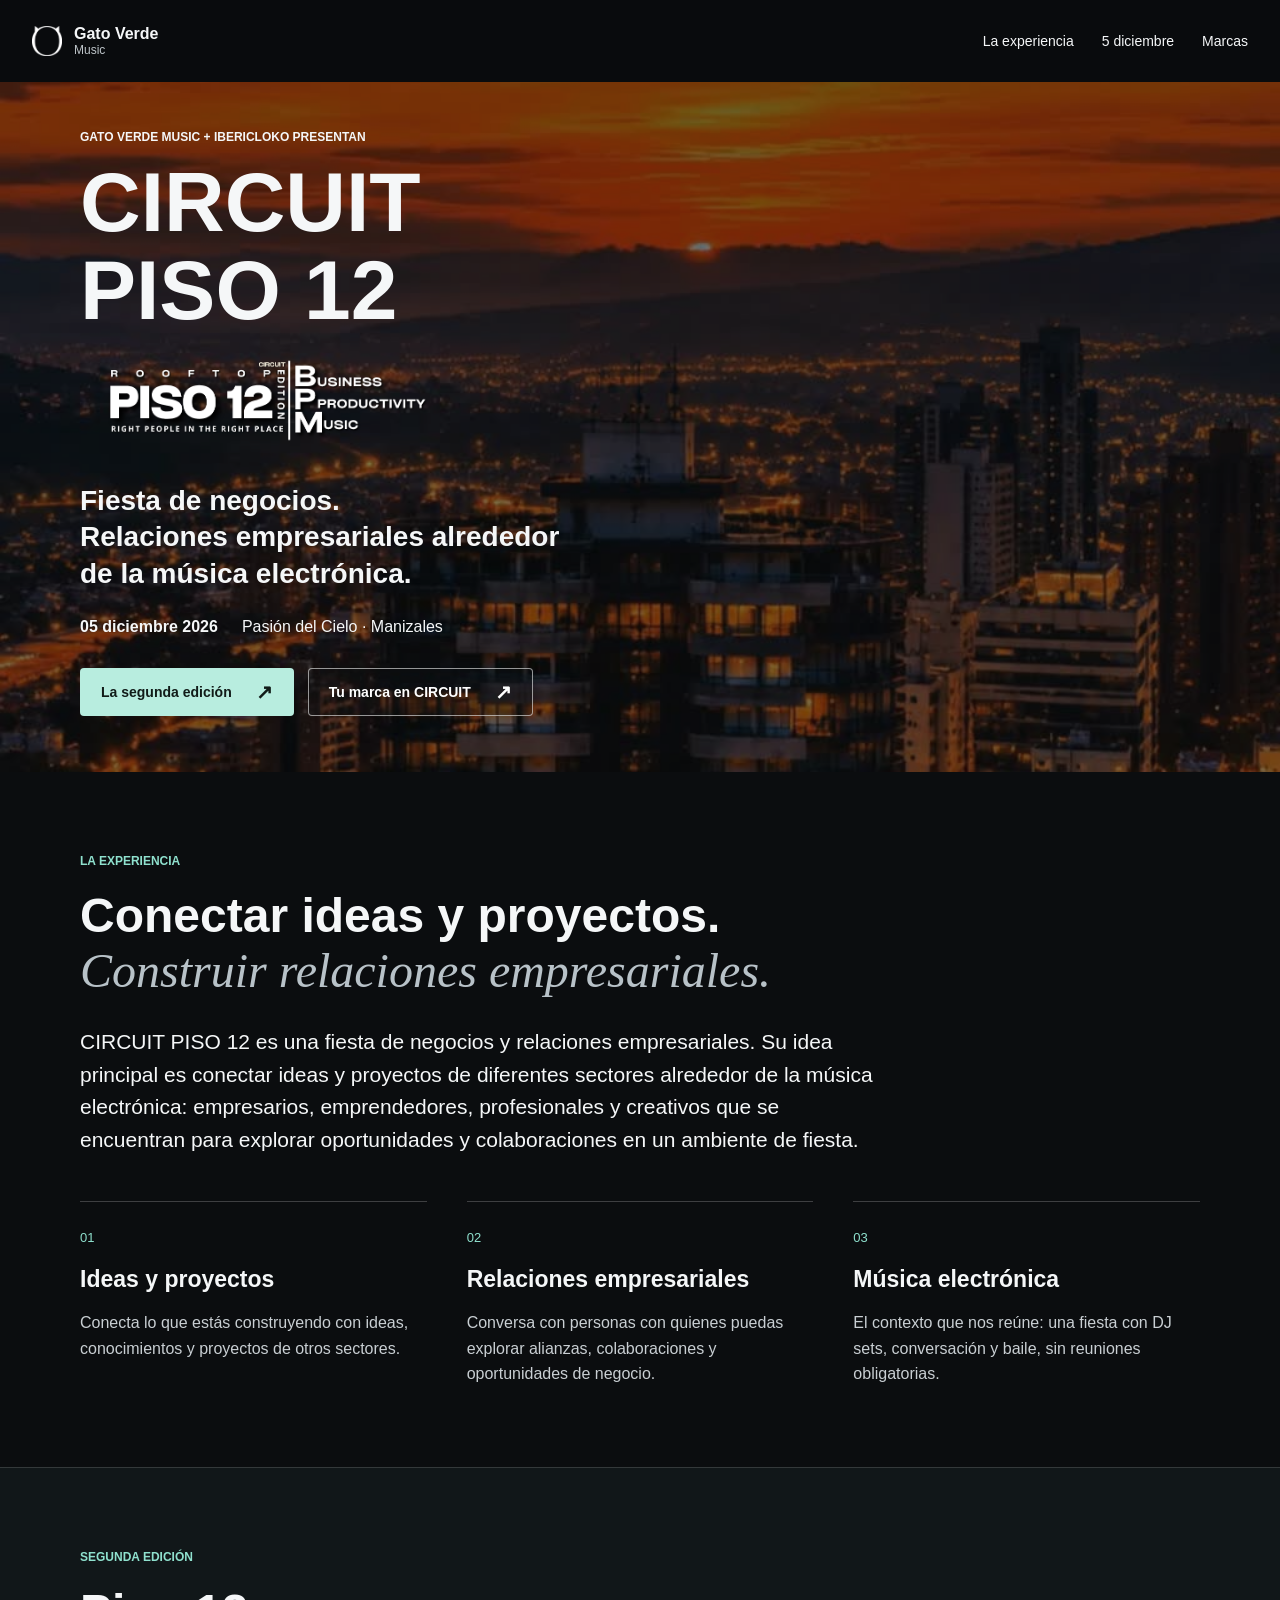
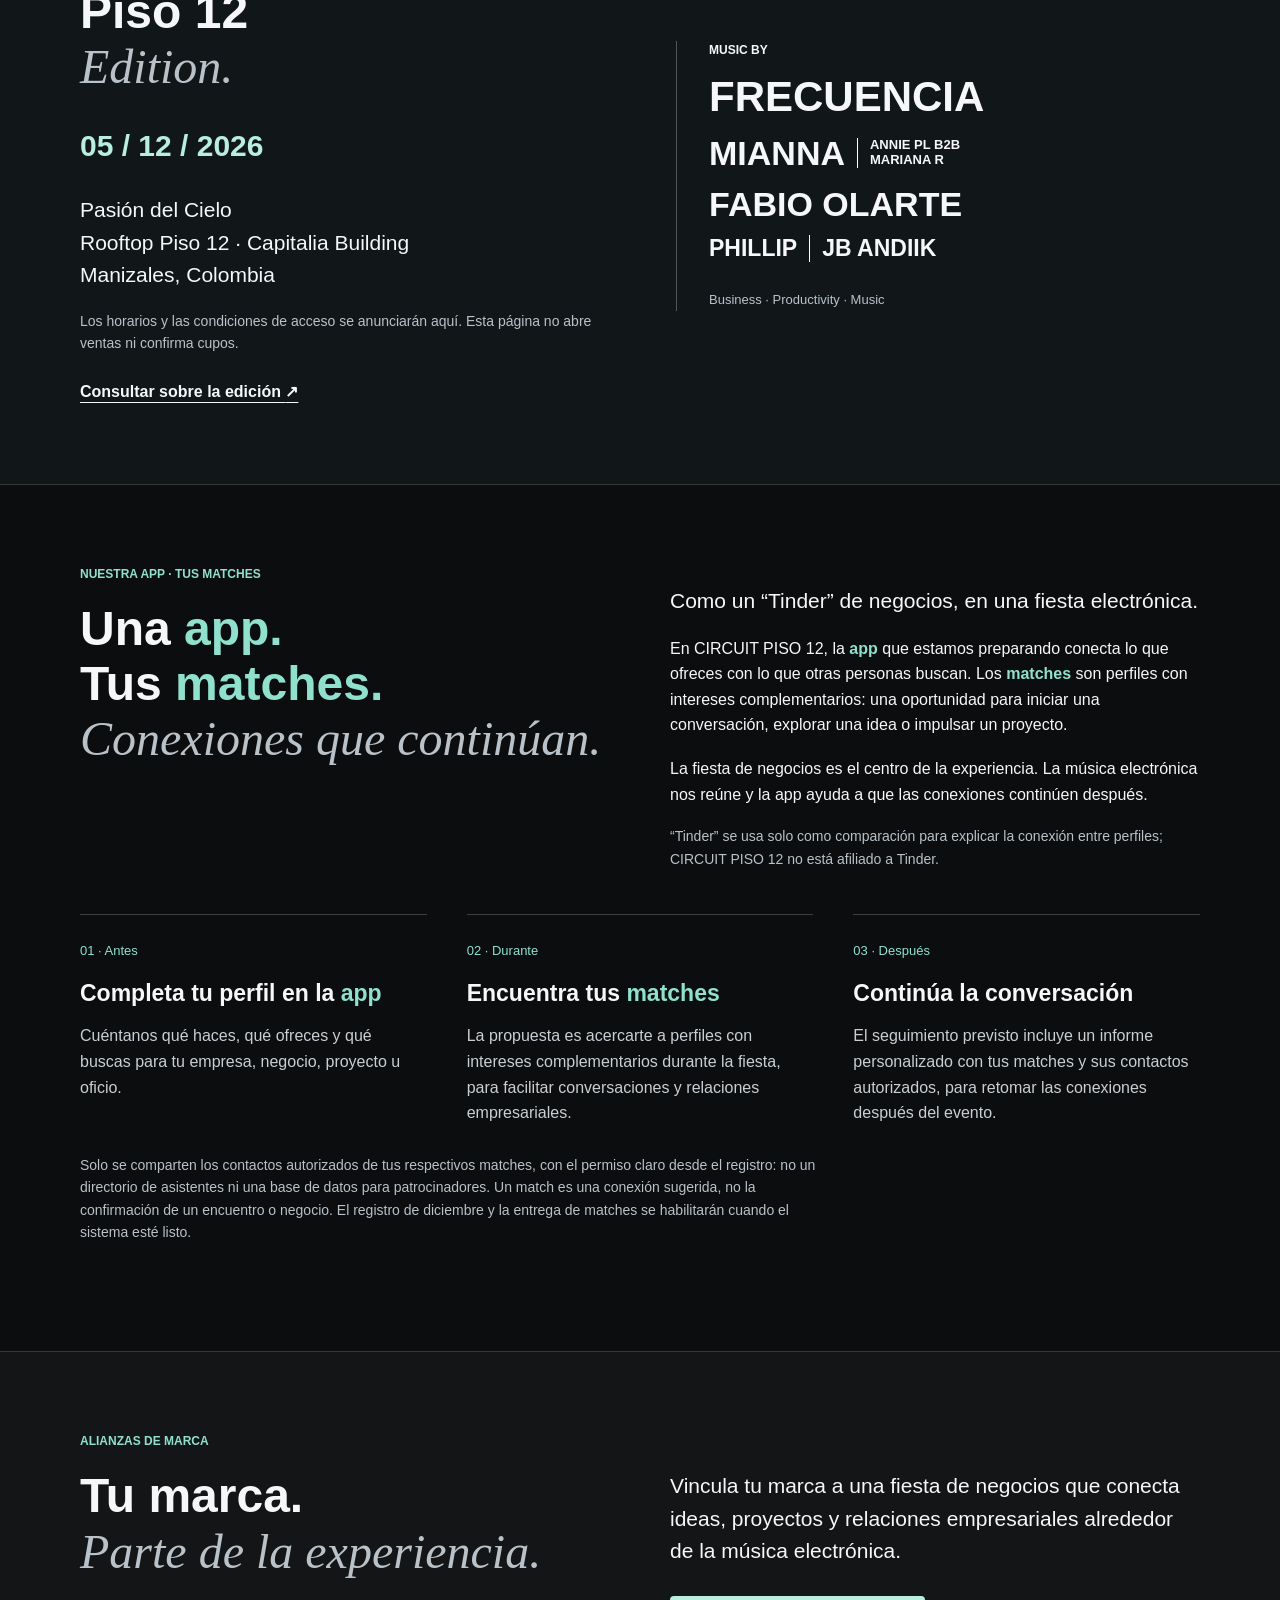
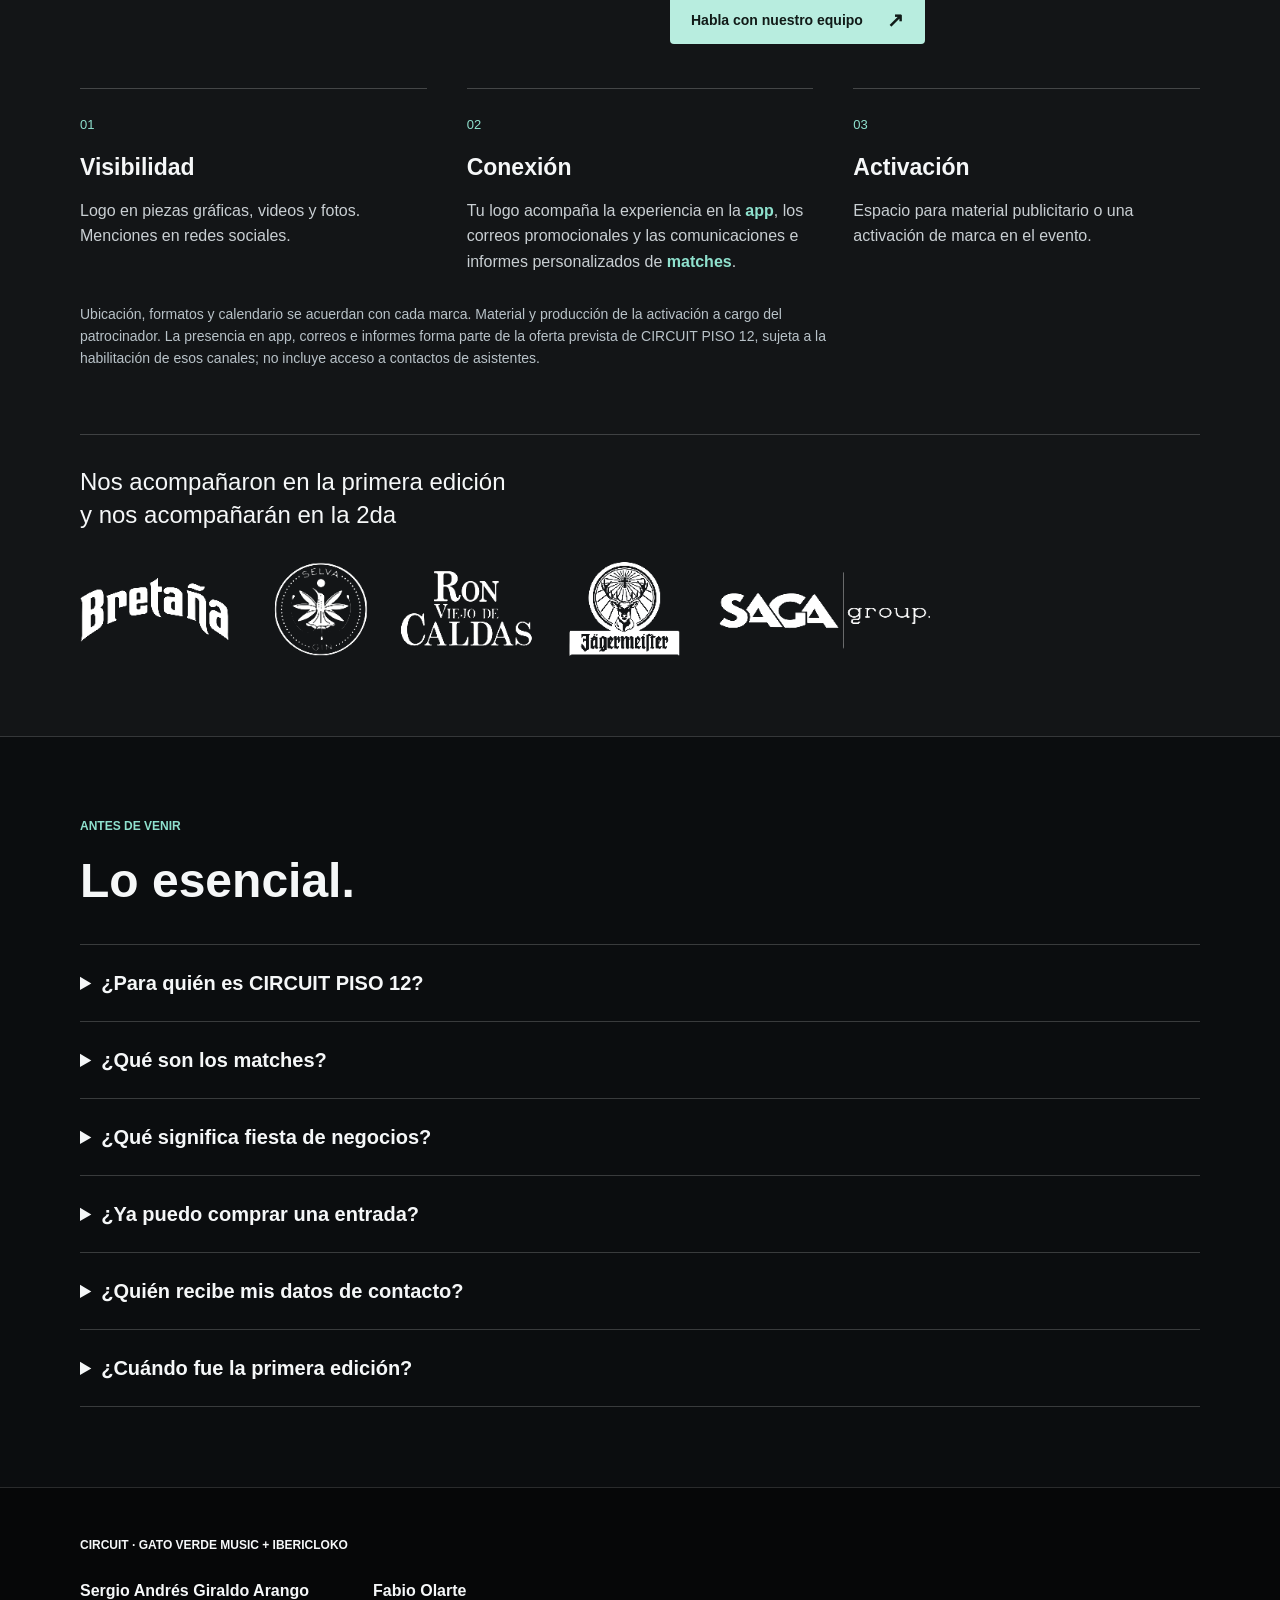
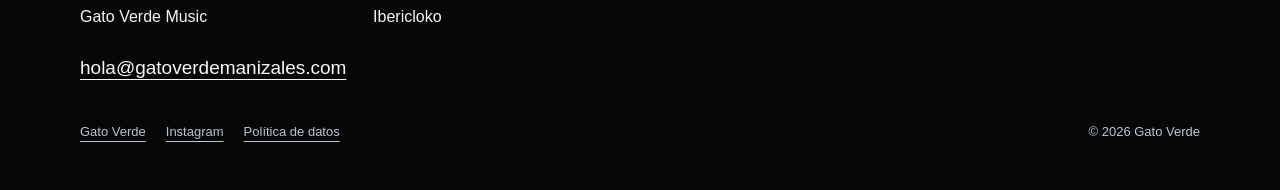
<file: circuit/index.html>
<!doctype html>
<html lang="es">
<head>
  <meta charset="utf-8">
  <meta name="viewport" content="width=device-width, initial-scale=1">
  <title>CIRCUIT PISO 12 | Fiesta de negocios y música electrónica</title>
  <meta name="description" content="CIRCUIT PISO 12: una fiesta de negocios alrededor de la música electrónica. Conoce la propuesta de nuestra app y sus matches para conectar ideas y proyectos. 5 de diciembre de 2026, Manizales.">
  <link rel="canonical" href="https://gatoverdemanizales.com/circuit/">
  <meta property="og:type" content="website">
  <meta property="og:title" content="CIRCUIT PISO 12 | 5 diciembre 2026">
  <meta property="og:description" content="Fiesta de negocios y relaciones empresariales. Ideas y proyectos de distintos sectores se conectan alrededor de la música electrónica. 5 diciembre 2026, Manizales.">
  <meta property="og:url" content="https://gatoverdemanizales.com/circuit/">
  <meta property="og:image" content="https://gatoverdemanizales.com/circuit/assets/fondo.jpg">
  <link rel="icon" href="../assets/gv-isotipo.png">
  <link rel="stylesheet" href="styles.css">
</head>
<body>
  <a class="skip" href="#contenido">Saltar al contenido</a>
  <header class="header">
    <a class="brand" href="../index.html"><img src="../assets/gv-isotipo.png" width="30" height="30" alt=""><span>Gato Verde <small>Music</small></span></a>
    <nav aria-label="Navegación CIRCUIT"><a href="#concepto">La experiencia</a><a href="#edicion">5 diciembre</a><a href="#marcas">Marcas</a></nav>
  </header>
  <main id="contenido">
    <section class="hero" aria-labelledby="titulo">
      <img class="hero-photo" src="assets/fondo.jpg" alt="Atardecer sobre Manizales y el edificio Capitalia" width="1024" height="1280" fetchpriority="high">
      <div class="hero-content wrap">
        <p class="eyebrow">Gato Verde Music + Ibericloko presentan</p>
        <h1 id="titulo">CIRCUIT<br>PISO 12</h1>
        <img class="edition-logo" src="assets/logo.png" alt="Rooftop Piso 12 Edition. Business, Productivity, Music." width="800" height="266">
        <p class="hero-copy">Fiesta de negocios.<br>Relaciones empresariales alrededor<br>de la música electrónica.</p>
        <p class="event-meta"><time datetime="2026-12-05">05 diciembre 2026</time><span>Pasión del Cielo · Manizales</span></p>
        <div class="actions"><a class="button primary" href="#edicion">La segunda edición <span aria-hidden="true">↗</span></a><a class="button outline" href="#marcas">Tu marca en CIRCUIT <span aria-hidden="true">↗</span></a></div>
      </div>
    </section>
    <section class="section wrap" id="concepto" aria-labelledby="concepto-titulo">
      <p class="eyebrow teal">La experiencia</p>
      <h2 id="concepto-titulo">Conectar ideas y proyectos.<br><em>Construir relaciones empresariales.</em></h2>
      <p class="lead">CIRCUIT PISO 12 es una fiesta de negocios y relaciones empresariales. Su idea principal es conectar ideas y proyectos de diferentes sectores alrededor de la música electrónica: empresarios, emprendedores, profesionales y creativos que se encuentran para explorar oportunidades y colaboraciones en un ambiente de fiesta.</p>
      <div class="principles">
        <article><span class="number">01</span><h3>Ideas y proyectos</h3><p>Conecta lo que estás construyendo con ideas, conocimientos y proyectos de otros sectores.</p></article>
        <article><span class="number">02</span><h3>Relaciones empresariales</h3><p>Conversa con personas con quienes puedas explorar alianzas, colaboraciones y oportunidades de negocio.</p></article>
        <article><span class="number">03</span><h3>Música electrónica</h3><p>El contexto que nos reúne: una fiesta con DJ sets, conversación y baile, sin reuniones obligatorias.</p></article>
      </div>
    </section>
    <section class="edition-section" id="edicion" aria-labelledby="edicion-titulo">
      <div class="wrap edition-grid">
        <div>
          <p class="eyebrow teal">Segunda edición</p>
          <h2 id="edicion-titulo">Piso 12<br><em>Edition.</em></h2>
          <p class="date">05 / 12 / 2026</p>
          <p class="lead">Pasión del Cielo<br>Rooftop Piso 12 · Capitalia Building<br>Manizales, Colombia</p>
          <p class="muted">Los horarios y las condiciones de acceso se anunciarán aquí. Esta página no abre ventas ni confirma cupos.</p>
          <a class="text-link" href="mailto:hola@gatoverdemanizales.com?subject=Informaci%C3%B3n%20CIRCUIT%205%20diciembre">Consultar sobre la edición <span aria-hidden="true">↗</span></a>
        </div>
        <div class="lineup" aria-label="Music By, programación musical">
          <p class="eyebrow">Music By</p>
          <p class="headliner">FRECUENCIA</p>
          <div class="dj-row"><span class="mianna">MIANNA</span><span class="b2b">ANNIE PL B2B<br>MARIANA R</span></div>
          <p class="fabio">FABIO OLARTE</p>
          <div class="dj-row last"><span>PHILLIP</span><span>JB ANDIIK</span></div>
          <p class="lineup-note">Business · Productivity · Music</p>
        </div>
      </div>
    </section>
    <section class="section wrap" id="conexiones" aria-labelledby="conexiones-titulo">
      <div class="split">
        <div><p class="eyebrow teal">Nuestra app · Tus matches</p><h2 id="conexiones-titulo">Una <strong class="teal">app.</strong><br>Tus <strong class="teal">matches.</strong><br><em>Conexiones que continúan.</em></h2></div>
        <div><p class="lead">Como un “Tinder” de negocios, en una fiesta electrónica.</p><p>En CIRCUIT PISO 12, la <strong class="teal">app</strong> que estamos preparando conecta lo que ofreces con lo que otras personas buscan. Los <strong class="teal">matches</strong> son perfiles con intereses complementarios: una oportunidad para iniciar una conversación, explorar una idea o impulsar un proyecto.</p><p>La fiesta de negocios es el centro de la experiencia. La música electrónica nos reúne y la app ayuda a que las conexiones continúen después.</p><p class="muted">“Tinder” se usa solo como comparación para explicar la conexión entre perfiles; CIRCUIT PISO 12 no está afiliado a Tinder.</p></div>
      </div>
      <div class="principles">
        <article><span class="number">01 · Antes</span><h3>Completa tu perfil en la <strong class="teal">app</strong></h3><p>Cuéntanos qué haces, qué ofreces y qué buscas para tu empresa, negocio, proyecto u oficio.</p></article>
        <article><span class="number">02 · Durante</span><h3>Encuentra tus <strong class="teal">matches</strong></h3><p>La propuesta es acercarte a perfiles con intereses complementarios durante la fiesta, para facilitar conversaciones y relaciones empresariales.</p></article>
        <article><span class="number">03 · Después</span><h3>Continúa la conversación</h3><p>El seguimiento previsto incluye un informe personalizado con tus matches y sus contactos autorizados, para retomar las conexiones después del evento.</p></article>
      </div>
      <p class="muted terms">Solo se comparten los contactos autorizados de tus respectivos matches, con el permiso claro desde el registro: no un directorio de asistentes ni una base de datos para patrocinadores. Un match es una conexión sugerida, no la confirmación de un encuentro o negocio. El registro de diciembre y la entrega de matches se habilitarán cuando el sistema esté listo.</p>
    </section>
    <section class="brands-section" id="marcas" aria-labelledby="marcas-titulo">
      <div class="wrap">
        <p class="eyebrow teal">Alianzas de marca</p>
        <div class="split"><h2 id="marcas-titulo">Tu marca.<br><em>Parte de la experiencia.</em></h2><div><p class="lead">Vincula tu marca a una fiesta de negocios que conecta ideas, proyectos y relaciones empresariales alrededor de la música electrónica.</p><div class="actions"><a class="button primary" href="https://wa.me/573154701001" target="_blank" rel="noopener noreferrer">Habla con nuestro equipo <span aria-hidden="true">↗</span></a></div></div></div>
        <div class="principles benefits">
          <article><span class="number">01</span><h3>Visibilidad</h3><p>Logo en piezas gráficas, videos y fotos. Menciones en redes sociales.</p></article>
          <article><span class="number">02</span><h3>Conexión</h3><p>Tu logo acompaña la experiencia en la <strong class="teal">app</strong>, los correos promocionales y las comunicaciones e informes personalizados de <strong class="teal">matches</strong>.</p></article>
          <article><span class="number">03</span><h3>Activación</h3><p>Espacio para material publicitario o una activación de marca en el evento.</p></article>
        </div>
        <p class="muted terms">Ubicación, formatos y calendario se acuerdan con cada marca. Material y producción de la activación a cargo del patrocinador. La presencia en app, correos e informes forma parte de la oferta prevista de CIRCUIT PISO 12, sujeta a la habilitación de esos canales; no incluye acceso a contactos de asistentes.</p>
        <div class="partners"><h3>Nos acompañaron en la primera edición<br>y nos acompañarán en la 2da</h3><img src="assets/aliados.png" width="1112" height="123" loading="lazy" alt="Bretaña, Selva Gin, Ron Viejo de Caldas, Jägermeister y SAGA Group"></div>
      </div>
    </section>
    <section class="section wrap" aria-labelledby="faq-titulo">
      <p class="eyebrow teal">Antes de venir</p><h2 id="faq-titulo">Lo esencial.</h2>
      <div class="faq">
        <details><summary>¿Para quién es CIRCUIT PISO 12?</summary><p>Para empresarios, emprendedores, profesionales y creativos de distintos sectores que quieren conectar ideas, proyectos y relaciones empresariales alrededor de la música electrónica. No es un evento exclusivo para DJs.</p></details>
        <details><summary>¿Qué son los matches?</summary><p>Son conexiones sugeridas entre perfiles según lo que cada persona ofrece y busca. No significa que hayan conversado ni garantiza compatibilidad comercial o un negocio cerrado. La propuesta incluye facilitar el contacto durante la fiesta y un informe personalizado posterior con los contactos autorizados.</p></details>
        <details><summary>¿Qué significa fiesta de negocios?</summary><p>Que conectar ideas, proyectos y relaciones empresariales es el propósito central, y la fiesta alrededor de la música electrónica es la forma de hacerlo. No es una conferencia ni una rueda de reuniones obligatorias: las conversaciones y las oportunidades surgen de manera orgánica.</p></details>
        <details><summary>¿Ya puedo comprar una entrada?</summary><p>La apertura del registro, los precios y las condiciones de acceso de diciembre se anunciarán aquí. Consultar información no reserva ni confirma un cupo.</p></details>
        <details><summary>¿Quién recibe mis datos de contacto?</summary><p>La propuesta para diciembre es compartirlos únicamente con tus respectivos matches, mediante el permiso que se explicará desde el registro. No se publicará un directorio de asistentes ni se entregará una base de contactos a marcas.</p></details>
        <details><summary>¿Cuándo fue la primera edición?</summary><p>CIRCUIT - Piso 12 Edition tuvo su primera edición el 17 de octubre de 2026 en Manizales. La siguiente será el 5 de diciembre.</p></details>
      </div>
    </section>
  </main>
  <footer class="footer"><div class="wrap"><p class="eyebrow">CIRCUIT · Gato Verde Music + Ibericloko</p><div class="organizers"><p><strong>Sergio Andrés Giraldo Arango</strong><br>Gato Verde Music</p><p><strong>Fabio Olarte</strong><br>Ibericloko</p></div><a class="email" href="mailto:hola@gatoverdemanizales.com">hola@gatoverdemanizales.com</a><div class="footer-links"><a href="../index.html">Gato Verde</a><a href="https://www.instagram.com/gatoverde.music/" target="_blank" rel="noopener noreferrer">Instagram</a><a href="../politicas/">Política de datos</a><span>© 2026 Gato Verde</span></div></div></footer>
</body>
</html>
</file>
<file: circuit/styles.css>
*{box-sizing:border-box}html{scroll-behavior:smooth;scroll-padding-top:32px}body{margin:0;background:#0b0d0f;color:#f5f7f8;font-family:Arial,Helvetica,sans-serif;letter-spacing:0;line-height:1.6}img{max-width:100%;height:auto;display:block}a{color:inherit;text-underline-offset:5px}a:focus-visible,summary:focus-visible{outline:3px solid #8fe1ce;outline-offset:6px}h1,h2,h3,p{margin:0}p+p{margin-top:18px}.wrap{width:min(1120px,calc(100% - 64px));margin-inline:auto}.skip{position:absolute;top:-100px;left:16px;background:#fff;color:#111;padding:12px;z-index:5}.skip:focus{top:10px}.header{min-height:82px;display:flex;align-items:center;justify-content:space-between;gap:24px;padding:18px 32px;background:#090b0d}.brand{display:flex;align-items:center;gap:12px;text-decoration:none;font-weight:700;line-height:1.2}.brand img{width:30px;height:30px;object-fit:contain}.brand small{display:block;font-weight:400;font-size:12px;color:#bdc4c8}.header nav{display:flex;gap:28px;flex-wrap:wrap;font-size:14px}.header nav a{text-decoration:none}.header nav a:hover{color:#8fe1ce}.hero{position:relative;isolation:isolate;min-height:650px;display:flex;align-items:center;overflow:hidden}.hero-photo{position:absolute;inset:0;width:100%;height:100%;object-fit:cover;object-position:center 45%;z-index:-2}.hero:after{content:"";position:absolute;inset:0;background:#080a0c88;z-index:-1}.hero-content{padding-block:46px 56px}.eyebrow{font-size:12px;font-weight:700;text-transform:uppercase;line-height:1.5}.teal{color:#8fe1ce}h1{font-size:84px;line-height:1.05;margin-top:12px;font-weight:800}.edition-logo{width:350px;margin-block:12px 22px}.hero-copy{font-size:28px;line-height:1.3;font-weight:600}.event-meta{display:flex;gap:24px;flex-wrap:wrap;margin-top:22px;font-size:16px}.event-meta time{font-weight:700}.actions{display:flex;gap:14px;flex-wrap:wrap;margin-top:28px}.button{display:inline-flex;align-items:center;justify-content:space-between;gap:24px;border:1px solid transparent;min-height:48px;padding:12px 20px;border-radius:4px;font-weight:700;font-size:14px;text-decoration:none}.button span{font-size:20px;line-height:1}.primary{background:#b8eddf;color:#111b18}.primary:hover{background:#d5f6ed}.outline{border-color:#ffffff90;background:#10141850;color:#fff}.outline:hover{background:#101418a0}.section{padding-block:80px}h2{font-size:48px;line-height:1.15;font-weight:600;margin:18px 0 28px}h2 em{font-family:Georgia,'Times New Roman',serif;font-weight:400;color:#b8c2c8}.lead{font-size:21px;line-height:1.55;max-width:800px}.principles{display:grid;grid-template-columns:repeat(3,minmax(0,1fr));gap:40px;margin-top:44px}.principles article{border-top:1px solid #ffffff35;padding-top:22px}.number{font-size:13px;color:#8fe1ce}.principles h3{font-size:23px;margin:12px 0}.principles p{color:#c9cfd3;font-size:16px}.edition-section{padding-block:80px;border-block:1px solid #ffffff25;background:#111719}.edition-grid{display:grid;grid-template-columns:1fr 1fr;gap:72px;align-items:center}.date{font-size:30px;font-weight:700;margin-bottom:24px;color:#b8eddf}.muted{font-size:14px;color:#b8c2c8;max-width:750px}.text-link{display:inline-block;margin-top:24px;font-weight:700}.lineup{border-left:1px solid #ffffff45;padding-left:32px}.lineup p+p{margin-top:0}.lineup .eyebrow{margin-bottom:12px}.headliner{font-size:42px;font-weight:800;line-height:1.25}.dj-row{display:flex;gap:12px;align-items:center;line-height:1.15;margin:10px 0}.mianna{font-size:34px;font-weight:700}.b2b{border-left:1px solid #fff;padding-left:12px;font-size:13px;font-weight:700}.fabio{font-size:34px;font-weight:700;line-height:1.25}.last{font-size:23px;font-weight:700}.last span+span{border-left:1px solid #fff;padding-left:12px}.lineup-note{font-size:13px;color:#b8c2c8;margin-top:28px!important}.split{display:grid;grid-template-columns:1fr 1fr;gap:60px;align-items:start}.split h2{margin-bottom:0}.split>div>.lead{margin-top:20px}.brands-section{background:#131517;border-block:1px solid #ffffff25;padding-block:80px}.price{font-size:46px;font-weight:700;line-height:1.2}.price span{font-size:18px;font-weight:400}.terms{margin-block:28px}.partners{margin-top:64px;border-top:1px solid #ffffff30;padding-top:30px}.partners h3{font-size:24px;font-weight:500;line-height:1.4}.partners img{width:850px;margin-top:30px}.faq{margin-top:36px}.faq details{border-top:1px solid #ffffff30;padding:22px 0}.faq details:last-child{border-bottom:1px solid #ffffff30}.faq summary{cursor:pointer;font-size:20px;font-weight:600;padding-right:12px}.faq details p{max-width:800px;margin-top:16px;color:#c9cfd3}.footer{background:#060708;border-top:1px solid #ffffff25;padding-block:48px}.organizers{display:flex;flex-wrap:wrap;gap:28px 64px;margin-block:24px}.organizers p+p{margin:0}.email{font-size:19px;overflow-wrap:anywhere}.footer-links{margin-top:38px;display:flex;flex-wrap:wrap;gap:20px;font-size:13px;color:#bdc4c8}.footer-links span{margin-left:auto}
@media(min-width:1500px){.hero{min-height:700px}}
@media(max-width:1000px){.edition-grid{gap:32px}.headliner{font-size:32px}.mianna,.fabio{font-size:27px}.last{font-size:19px}.b2b{font-size:10px}.lineup{padding-left:20px}.split{gap:32px}.principles{gap:24px}}
@media(max-width:700px){.wrap{width:calc(100% - 40px)}.header{padding:16px 20px;gap:16px;flex-wrap:wrap}.header nav{gap:20px;font-size:13px}.hero{min-height:0}.hero-content{padding-block:38px 44px}h1{font-size:54px}.edition-logo{width:280px}.hero-copy{font-size:24px}.event-meta{gap:6px;flex-direction:column;font-size:15px}.actions{gap:10px}.button{font-size:13px;gap:14px}.section,.edition-section,.brands-section{padding-block:52px}h2{font-size:36px}.lead{font-size:19px}.principles,.edition-grid,.split{grid-template-columns:1fr;gap:28px}.principles{margin-top:32px}.lineup{padding:28px 0 0;border-left:0;border-top:1px solid #ffffff35}.headliner{font-size:38px}.mianna,.fabio{font-size:31px}.b2b{font-size:12px}.last{font-size:22px}.partners h3{font-size:22px}.partners img{margin-top:24px}.faq summary{font-size:18px}.price{font-size:40px}.footer-links span{margin-left:0}.hero-photo{object-position:55% center}}
@media(prefers-reduced-motion:reduce){html{scroll-behavior:auto}}
</file>
